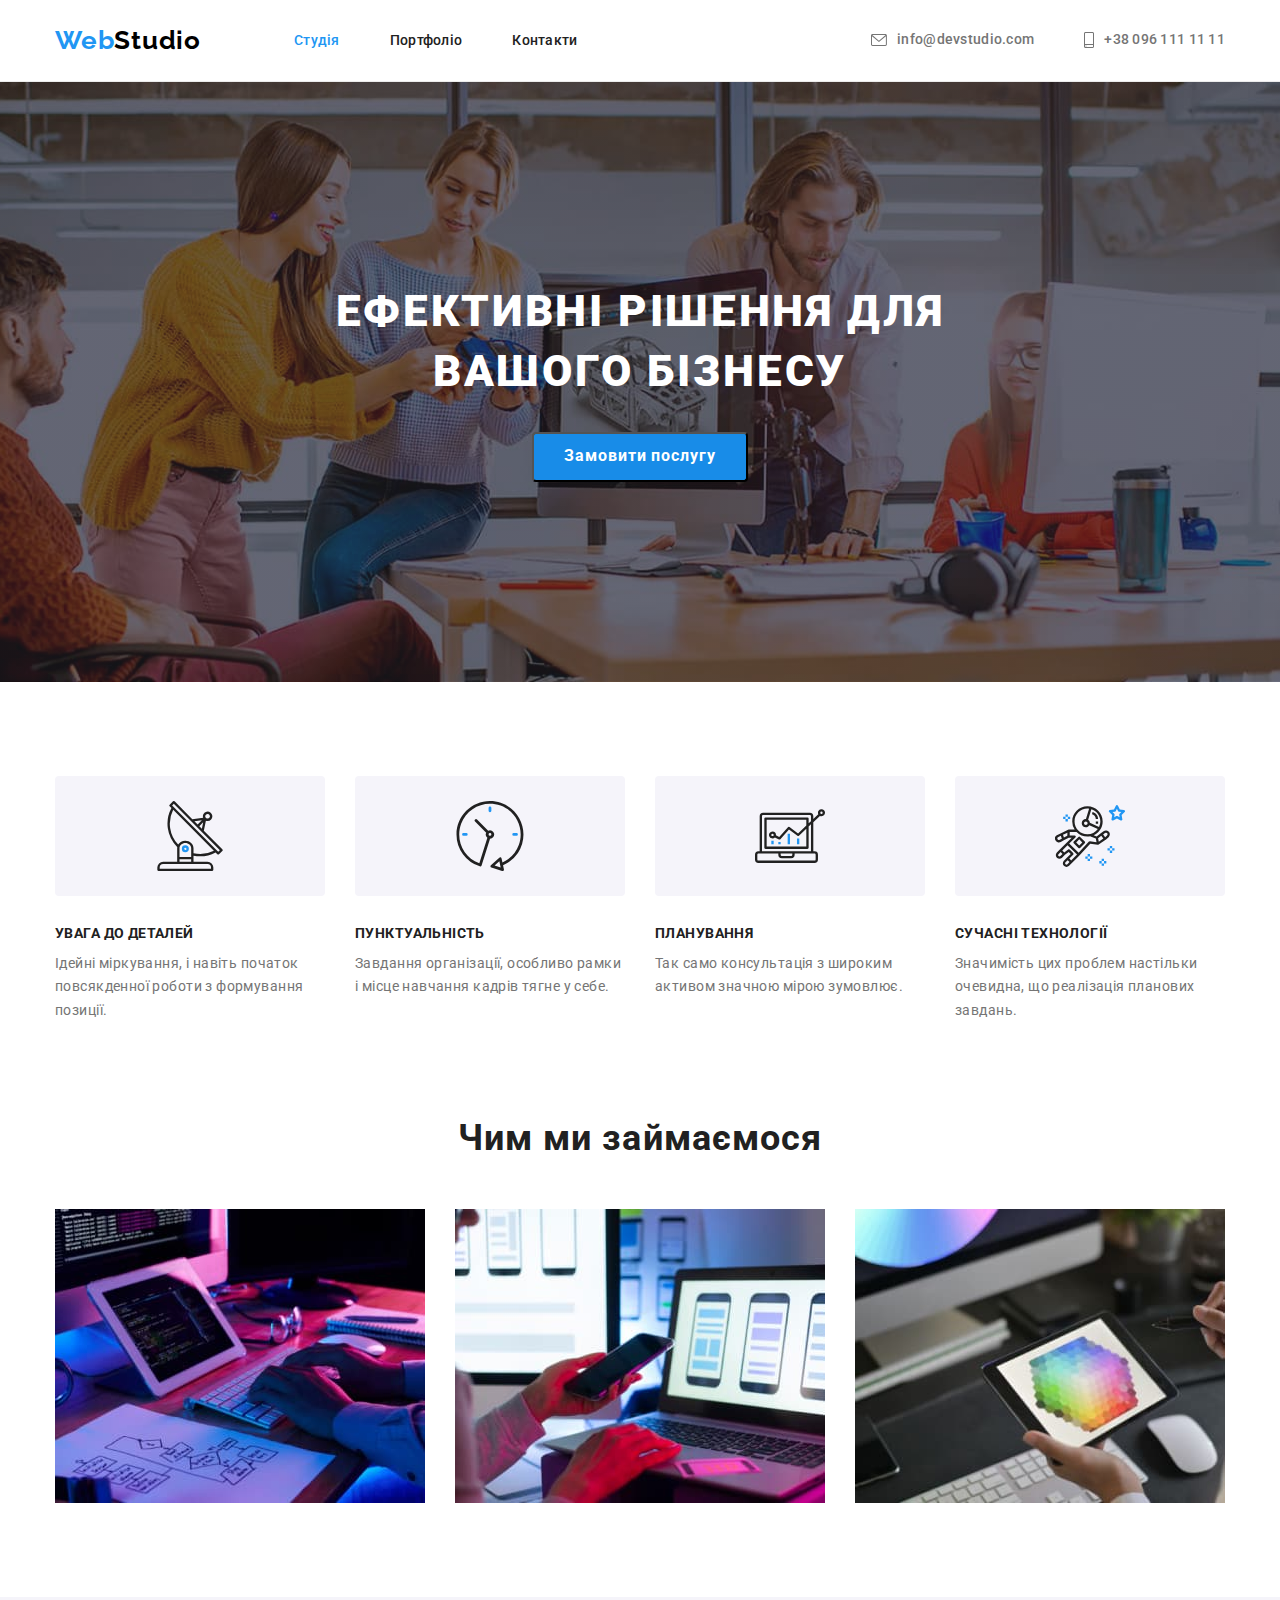
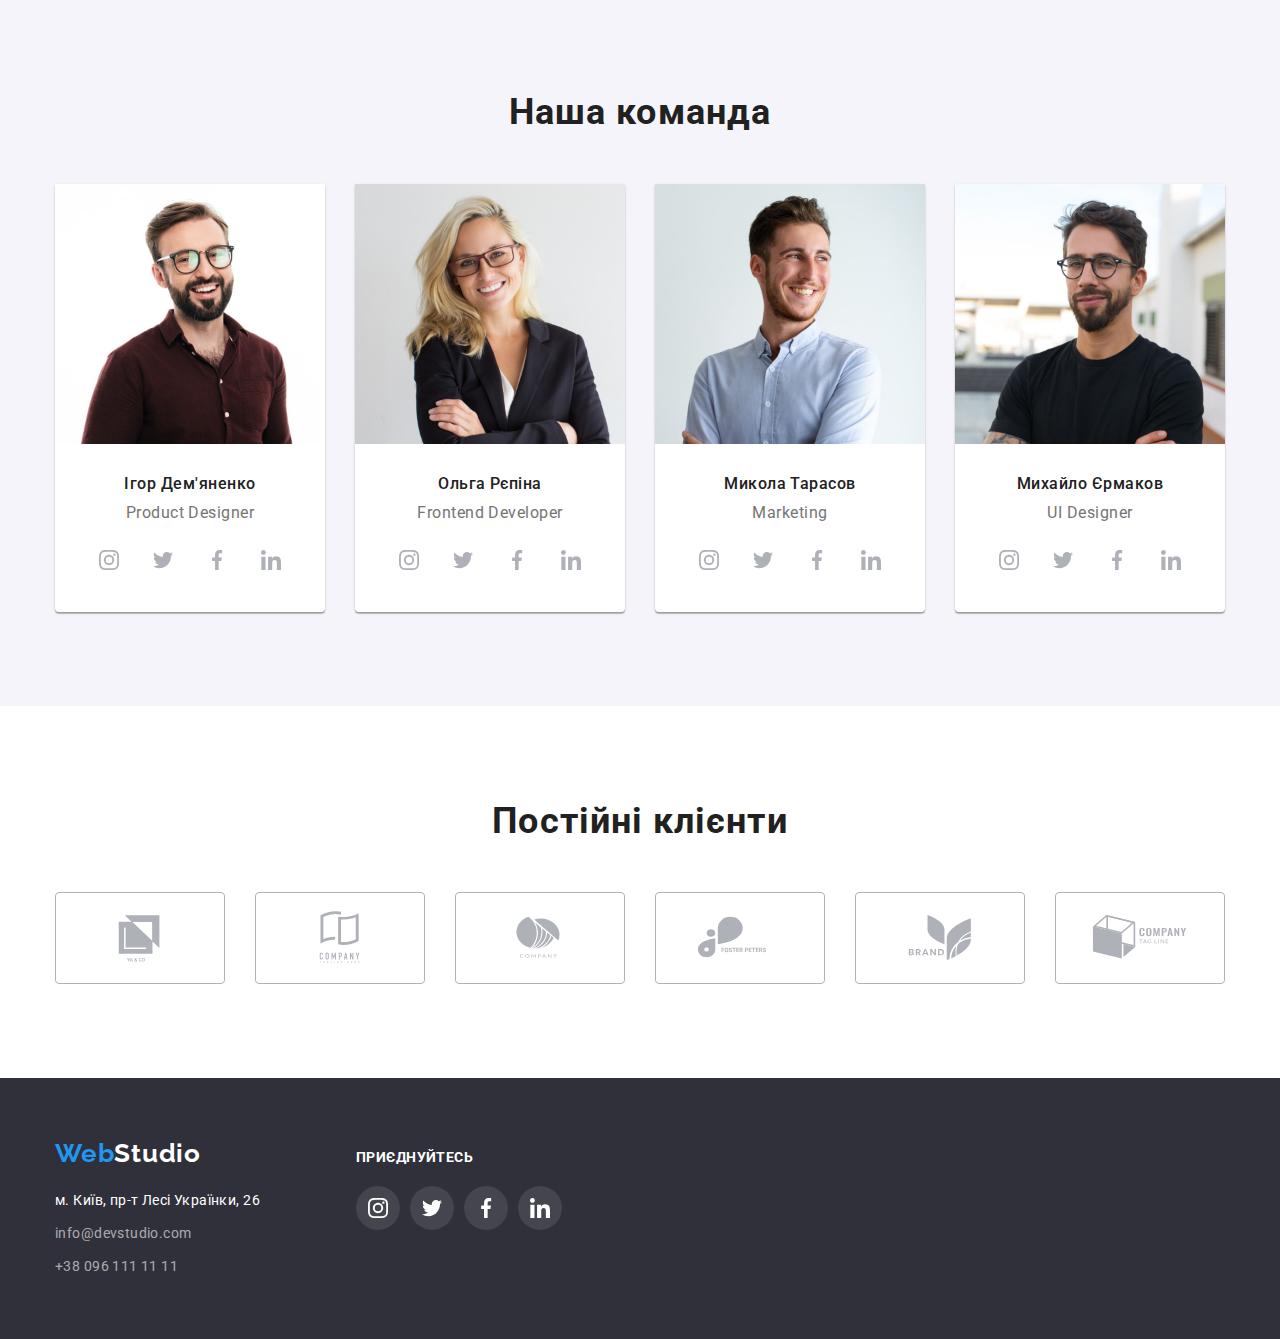
<file: index.html>
<!DOCTYPE html>
<html lang="uk">
  <head>
    <meta charset="UTF-8" />
    <meta http-equiv="X-UA-Compatible" content="IE=edge" />
    <meta name="viewport" content="width=device-width, initial-scale=1.0" />
    <title>Студія</title>
    <link rel="preconnect" href="https://fonts.googleapis.com" />
    <link rel="preconnect" href="https://fonts.gstatic.com" crossorigin />
    <link
      href="https://fonts.googleapis.com/css2?family=Raleway:wght@700&family=Roboto:wght@400;500;700;900&display=swap"
      rel="stylesheet"
    />
    <link
      rel="stylesheet"
      href="https://cdnjs.cloudflare.com/ajax/libs/modern-normalize/1.1.0/modern-normalize.min.css"
    />
    <link rel="stylesheet" href="./css/styles.css" />
  </head>
  <body>
    <!--Шапка сайта-->
    <header class="header">
      <div class="container">
        <nav class="navigation">
          <a lang="en" href="./index.html" class="text-link link"
            >Web<span class="studio">Studio</span></a
          >
          <ul class="list-link list">
            <li>
              <a href="./index.html" class="navigation-link link active">Студія</a>
            </li>
            <li>
              <a href="./portfolio.html" class="navigation-link link">Портфоліо</a>
            </li>
            <li>
              <a href="" class="navigation-link link">Контакти</a>
            </li>
          </ul>
        </nav>
        <ul class="list-contacts list">
          <li>
            <a href="mailto:info@devstudio.com" class="contact-link link">
              <svg class="contact-logo" width="16" height="12">
                <use href="./images/symbol-defs.svg#envelope"></use></svg
              >info@devstudio.com</a
            >
          </li>
          <li>
            <a href="tel:+380961111111" class="contact-link link">
              <svg class="contact-logo" width="10" height="16">
                <use href="./images/symbol-defs.svg#smartphone"></use></svg
              >+38 096 111 11 11</a
            >
          </li>
        </ul>
      </div>
    </header>
    <!--Основний контент-->
    <main class="main">
      <!--Шапка контенту-->
      <section class="hero section">
        <div class="container">
          <h1 class="title-hero">Ефективні рішення для вашого бізнесу</h1>
          <button type="button" class="button">Замовити послугу</button>
        </div>
      </section>
      <!--Наші особливості-->
      <section class="feature section">
        <div class="container">
          <h2 class="visually-hidden">Наші особливості</h2>
          <ul class="feature-list list">
            <li class="text-list">
              <div class="container-logo">
                <svg class="feature-logo" width="70" height="70">
                  <use href="./images/symbol-defs.svg#antenna"></use>
                </svg>
              </div>
              <h3 class="title-text">УВАГА ДО ДЕТАЛЕЙ</h3>
              <p class="paragraph">
                Ідейні міркування, і навіть початок повсякденної роботи з формування позиції.
              </p>
            </li>
            <li class="text-list">
              <div class="container-logo">
                <svg class="feature-logo" width="70" height="70">
                  <use href="./images/symbol-defs.svg#clock"></use>
                </svg>
              </div>
              <h3 class="title-text">ПУНКТУАЛЬНІСТЬ</h3>
              <p class="paragraph">
                Завдання організації, особливо рамки і місце навчання кадрів тягне у себе.
              </p>
            </li>
            <li class="text-list">
              <div class="container-logo">
                <svg class="feature-logo" width="70" height="70">
                  <use href="./images/symbol-defs.svg#diagram"></use>
                </svg>
              </div>
              <h3 class="title-text">ПЛАНУВАННЯ</h3>
              <p class="paragraph">
                Так само консультація з широким активом значною мірою зумовлює.
              </p>
            </li>
            <li class="text-list">
              <div class="container-logo">
                <svg class="feature-logo" width="70" height="70">
                  <use href="./images/symbol-defs.svg#astronaut"></use>
                </svg>
              </div>
              <h3 class="title-text">СУЧАСНІ ТЕХНОЛОГІЇ</h3>
              <p class="paragraph">
                Значимість цих проблем настільки очевидна, що реалізація планових завдань.
              </p>
            </li>
          </ul>
        </div>
      </section>
      <!--Чим ми займаємося-->
      <section class="development section">
        <div class="container">
          <h2 class="title-development">Чим ми займаємося</h2>
          <ul class="list-development list">
            <li class="text-list-development">
              <div class="label">
                <img src="./images/one.jpg" alt="компютер" width="370" />
              </div>
            </li>
            <li class="text-list-development">
              <div class="label">
                <img src="./images/two.jpg" alt="телефон" width="370" />
              </div>
            </li>
            <li class="text-list-development">
              <div class="label">
                <img src="./images/three.jpg" alt="планшет" width="370" />
              </div>
            </li>
          </ul>
        </div>
      </section>
      <!--Наша команда-->
      <section class="team section">
        <div class="container">
          <h2 class="title-team">Наша команда</h2>
          <ul class="list-team list">
            <li class="text-list-team">
              <article class="card-team">
                <img
                  src="./images/productdesigner.jpg"
                  alt="чоловік в окулярах і сорочці"
                  width="270"
                />
                <div class="team-specialty">
                  <h3 class="title-name">Ігор Дем'яненко</h3>
                  <p class="specialty">Product Designer</p>
                  <ul class="team-social list">
                    <li class="text-team-social">
                      <a href="" class="social-link-team link">
                        <svg class="logo-team" width="20" height="20">
                          <use href="./images/symbol-defs.svg#instagram"></use>
                        </svg>
                      </a>
                    </li>
                    <li class="text-team-social">
                      <a href="" class="social-link-team link">
                        <svg class="logo-team" width="20" height="20">
                          <use href="./images/symbol-defs.svg#twitter"></use>
                        </svg>
                      </a>
                    </li>
                    <li class="text-team-social">
                      <a href="" class="social-link-team link">
                        <svg class="logo-team" width="20" height="20">
                          <use href="./images/symbol-defs.svg#facebook"></use>
                        </svg>
                      </a>
                    </li>
                    <li class="text-team-social">
                      <a href="" class="social-link-team link">
                        <svg class="logo-team" width="20" height="20">
                          <use href="./images/symbol-defs.svg#linkedin"></use>
                        </svg>
                      </a>
                    </li>
                  </ul>
                </div>
              </article>
            </li>
            <li class="text-list-team">
              <article class="card-team">
                <img
                  src="./images/frontenddeveloper.jpg"
                  alt="жінка в окулярах і костюмі"
                  width="270"
                />
                <div class="team-specialty">
                  <h3 class="title-name">Ольга Рєпіна</h3>
                  <p lang="en" class="specialty">Frontend Developer</p>
                  <ul class="team-social list">
                    <li class="text-team-social">
                      <a href="" class="social-link-team link">
                        <svg class="logo-team" width="20" height="20">
                          <use href="./images/symbol-defs.svg#instagram"></use>
                        </svg>
                      </a>
                    </li>
                    <li class="text-team-social">
                      <a href="" class="social-link-team link">
                        <svg class="logo-team" width="20" height="20">
                          <use href="./images/symbol-defs.svg#twitter"></use>
                        </svg>
                      </a>
                    </li>
                    <li class="text-team-social">
                      <a href="" class="social-link-team link">
                        <svg class="logo-team" width="20" height="20">
                          <use href="./images/symbol-defs.svg#facebook"></use>
                        </svg>
                      </a>
                    </li>
                    <li class="text-team-social">
                      <a href="" class="social-link-team link">
                        <svg class="logo-team" width="20" height="20">
                          <use href="./images/symbol-defs.svg#linkedin"></use>
                        </svg>
                      </a>
                    </li>
                  </ul>
                </div>
              </article>
            </li>
            <li class="text-list-team">
              <article class="card-team">
                <img
                  src="./images/marketing.jpg"
                  alt="чоловік в світло голубій сорочці"
                  width="270"
                />
                <div class="team-specialty">
                  <h3 class="title-name">Микола Тарасов</h3>
                  <p lang="en" class="specialty">Marketing</p>
                  <ul class="team-social list">
                    <li class="text-team-social">
                      <a href="" class="social-link-team link">
                        <svg class="logo-team" width="20" height="20">
                          <use href="./images/symbol-defs.svg#instagram"></use>
                        </svg>
                      </a>
                    </li>
                    <li class="text-team-social">
                      <a href="" class="social-link-team link">
                        <svg class="logo-team" width="20" height="20">
                          <use href="./images/symbol-defs.svg#twitter"></use>
                        </svg>
                      </a>
                    </li>
                    <li class="text-team-social">
                      <a href="" class="social-link-team link">
                        <svg class="logo-team" width="20" height="20">
                          <use href="./images/symbol-defs.svg#facebook"></use>
                        </svg>
                      </a>
                    </li>
                    <li class="text-team-social">
                      <a href="" class="social-link-team link">
                        <svg class="logo-team" width="20" height="20">
                          <use href="./images/symbol-defs.svg#linkedin"></use>
                        </svg>
                      </a>
                    </li>
                  </ul>
                </div>
              </article>
            </li>
            <li class="text-list-team">
              <article class="card-team">
                <img
                  src="./images/uidesigner.jpg"
                  alt="чоловік в окулярах і чорній футболці"
                  width="270"
                />
                <div class="team-specialty">
                  <h3 class="title-name">Михайло Єрмаков</h3>
                  <p lang="en" class="specialty">UI Designer</p>
                  <ul class="team-social list">
                    <li class="text-team-social">
                      <a href="" class="social-link-team link">
                        <svg class="logo-team" width="20" height="20">
                          <use href="./images/symbol-defs.svg#instagram"></use>
                        </svg>
                      </a>
                    </li>
                    <li class="text-team-social">
                      <a href="" class="social-link-team link">
                        <svg class="logo-team" width="20" height="20">
                          <use href="./images/symbol-defs.svg#twitter"></use>
                        </svg>
                      </a>
                    </li>
                    <li class="text-team-social">
                      <a href="" class="social-link-team link">
                        <svg class="logo-team" width="20" height="20">
                          <use href="./images/symbol-defs.svg#facebook"></use>
                        </svg>
                      </a>
                    </li>
                    <li class="text-team-social">
                      <a href="" class="social-link-team link">
                        <svg class="logo-team" width="20" height="20">
                          <use href="./images/symbol-defs.svg#linkedin"></use>
                        </svg>
                      </a>
                    </li>
                  </ul>
                </div>
              </article>
            </li>
          </ul>
        </div>
      </section>
    </main>
    <!--Постійні клієнти-->
    <section class="company section">
      <div class="container">
        <h2 class="title-company">Постійні клієнти</h2>
        <ul class="company-list list">
          <li class="company-text">
            <a href="" class="company-link link">
              <svg class="logo-company" width="106" height="60">
                <use href="./images/symbol-defs.svg#client-1"></use>
              </svg>
            </a>
          </li>
          <li class="company-text">
            <a href="" class="company-link link">
              <svg class="logo-company" width="106" height="60">
                <use href="./images/symbol-defs.svg#client-2"></use>
              </svg>
            </a>
          </li>
          <li class="company-text">
            <a href="" class="company-link link">
              <svg class="logo-company" width="106" height="60">
                <use href="./images/symbol-defs.svg#client-3"></use>
              </svg>
            </a>
          </li>
          <li class="company-text">
            <a href="" class="company-link link">
              <svg class="logo-company" width="106" height="60">
                <use href="./images/symbol-defs.svg#client-4"></use>
              </svg>
            </a>
          </li>
          <li class="company-text">
            <a href="" class="company-link link">
              <svg class="logo-company" width="106" height="60">
                <use href="./images/symbol-defs.svg#client-5"></use>
              </svg>
            </a>
          </li>
          <li class="company-text">
            <a href="" class="company-link link">
              <svg class="logo-company" width="106" height="60">
                <use href="./images/symbol-defs.svg#client-6"></use>
              </svg>
            </a>
          </li>
        </ul>
      </div>
    </section>
    <!--Підвал-->
    <footer class="footer">
      <div class="container">
        <div class="footer-container">
          <a lang="en" href="./index.html" class="text-link-footer link"
            >Web<span class="footer-studio">Studio</span></a
          >
          <address class="address">
            <p class="paragraph-address">м. Київ, пр-т Лесі Українки, 26</p>
            <ul class="list-address list">
              <li class="text-contact">
                <a href="mailto:info@devstudio.com" class="contact-link-address link"
                  >info@devstudio.com</a
                >
              </li>
              <li class="text-contact">
                <a href="tel:+380961111111" class="contact-link-address link">+38 096 111 11 11</a>
              </li>
            </ul>
          </address>
        </div>
        <div class="social">
          <p class="paragraph-social">Приєднуйтесь</p>
          <ul class="list-social list">
            <li class="text-social">
              <a href="" class="social-link link">
                <svg class="logo-social" width="20" height="20">
                  <use href="./images/symbol-defs.svg#instagram-footer"></use>
                </svg>
              </a>
            </li>
            <li class="text-social">
              <a href="" class="social-link link">
                <svg class="logo-social" width="20" height="20">
                  <use href="./images/symbol-defs.svg#twitter-footer"></use>
                </svg>
              </a>
            </li>
            <li class="text-social">
              <a href="" class="social-link link">
                <svg class="logo-social" width="20" height="20">
                  <use href="./images/symbol-defs.svg#facebook-footer"></use>
                </svg>
              </a>
            </li>
            <li class="text-social">
              <a href="" class="social-link link">
                <svg class="logo-social" width="20" height="20">
                  <use href="./images/symbol-defs.svg#linkedin-footer"></use>
                </svg>
              </a>
            </li>
          </ul>
        </div>
      </div>
    </footer>
  </body>
</html>
</file>
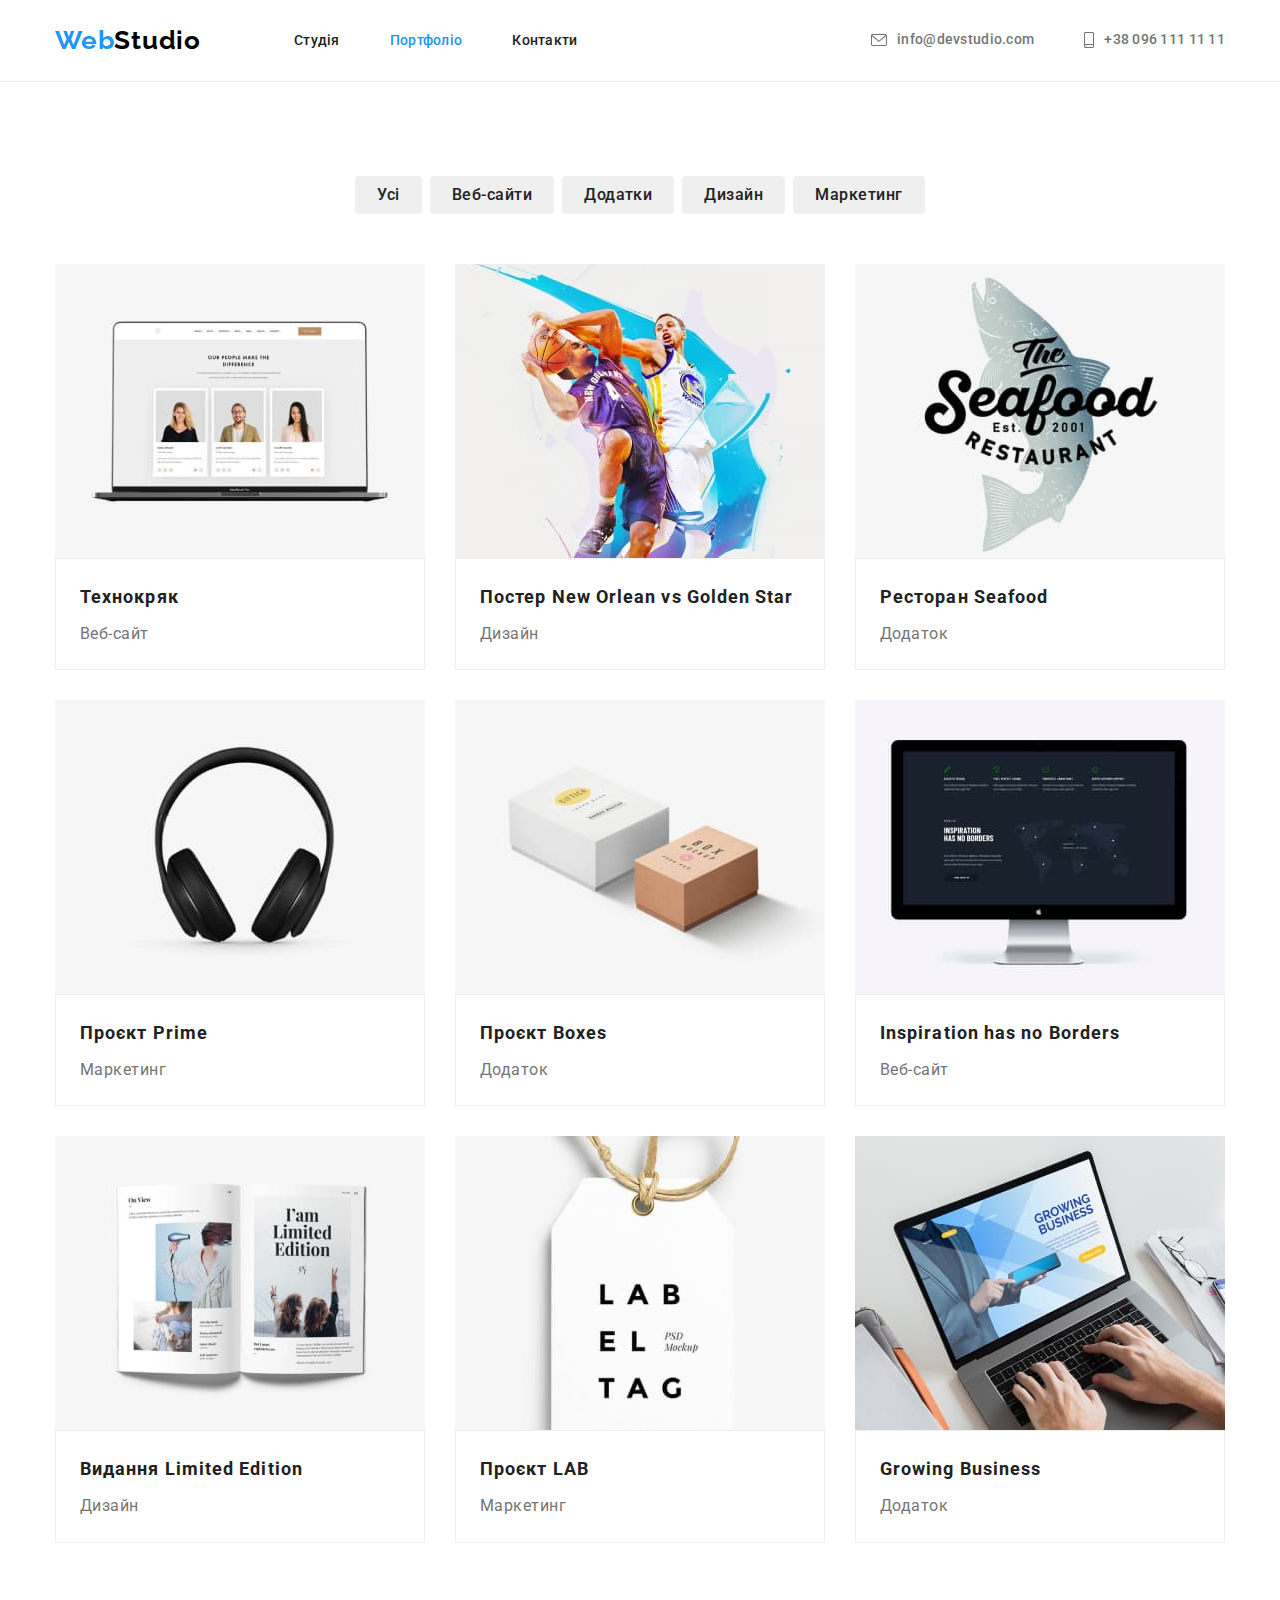
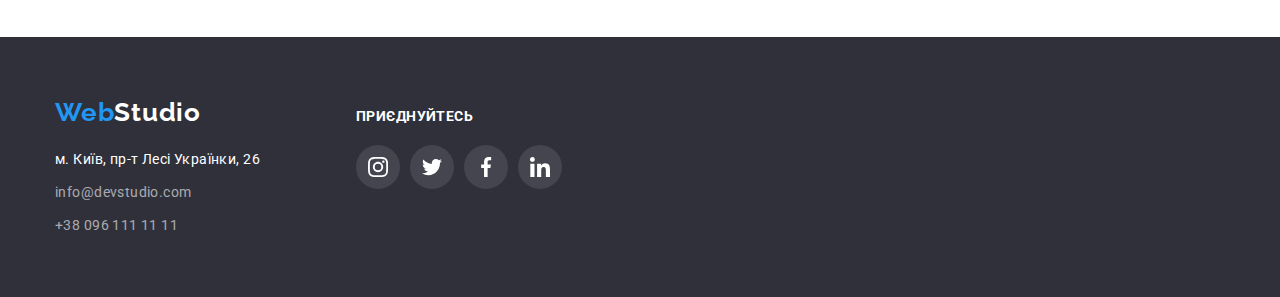
<file: portfolio.html>
<!DOCTYPE html>
<html lang="uk">
  <head>
    <meta charset="UTF-8" />
    <meta http-equiv="X-UA-Compatible" content="IE=edge" />
    <meta name="viewport" content="width=device-width, initial-scale=1.0" />
    <title>Портфоліо</title>
    <link rel="preconnect" href="https://fonts.googleapis.com" />
    <link rel="preconnect" href="https://fonts.gstatic.com" crossorigin />
    <link
      href="https://fonts.googleapis.com/css2?family=Raleway:wght@700&family=Roboto:wght@400;500;700;900&display=swap"
      rel="stylesheet"
    />
    <link
      rel="stylesheet"
      href="https://cdnjs.cloudflare.com/ajax/libs/modern-normalize/1.1.0/modern-normalize.min.css"
    />
    <link rel="stylesheet" href="./css/styles.css" />
  </head>
  <body>
    <!--Шапка сайта-->
    <header class="header">
      <div class="container">
        <nav class="navigation">
          <a lang="en" href="./index.html" class="text-link link"
            >Web<span class="studio">Studio</span></a
          >
          <ul class="list-link list">
            <li><a href="./index.html" class="navigation-link link">Студія</a></li>
            <li><a href="./portfolio.html" class="navigation-link link active">Портфоліо</a></li>
            <li><a href="" class="navigation-link link">Контакти</a></li>
          </ul>
        </nav>
        <ul class="list-contacts list">
          <li>
            <a href="mailto:info@devstudio.com" class="contact-link link">
              <svg class="contact-logo" width="16" height="12">
                <use href="./images/symbol-defs.svg#envelope"></use></svg
              >info@devstudio.com</a
            >
          </li>
          <li>
            <a href="tel:+380961111111" class="contact-link link">
              <svg class="contact-logo" width="10" height="16">
                <use href="./images/symbol-defs.svg#smartphone"></use></svg
              >+38 096 111 11 11</a
            >
          </li>
        </ul>
      </div>
    </header>
    <!--Основний контент портфоліо-->
    <main class="portfolio">
      <!--Фільтри проектів-->
      <section class="section-filter section">
        <div class="container">
          <h1 class="visually-hidden">Фільтри проектів</h1>
          <ul class="list-filter list">
            <li><button type="button" class="button-filter">Усі</button></li>
            <li><button type="button" class="button-filter">Веб-сайти</button></li>
            <li><button type="button" class="button-filter">Додатки</button></li>
            <li><button type="button" class="button-filter">Дизайн</button></li>
            <li><button type="button" class="button-filter">Маркетинг</button></li>
          </ul>
          <ul class="list-project list">
            <li class="text-list-project">
              <a href="" class="thumb-link link">
                <article class="card">
                  <div class="card-thumb">
                    <img src="./images/technocrat.jpg" alt="ноутбук" width="370" />
                  </div>
                  <div class="card-content">
                    <h3 class="title-text-project">Технокряк</h3>
                    <p class="paragraph-project">Веб-сайт</p>
                  </div>
                </article>
              </a>
            </li>
            <li class="text-list-project">
              <a href="" class="thumb-link link">
                <article class="card">
                  <div class="card-thumb">
                    <img
                      src="./images/posterneworleanvsgoldenstar.jpg"
                      alt="два чоловіка грають в баскетбол"
                      width="370"
                    />
                  </div>
                  <div class="card-content">
                    <h3 class="title-text-project">
                      Постер <span lang="en">New Orlean vs Golden Star</span>
                    </h3>
                    <p class="paragraph-project">Дизайн</p>
                  </div>
                </article>
              </a>
            </li>
            <li class="text-list-project">
              <a href="" class="thumb-link link">
                <article class="card">
                  <div class="card-thumb">
                    <img src="./images/restaurantseafood.jpg" alt="велика риба" width="370" />
                  </div>
                  <div class="card-content">
                    <h3 class="title-text-project">Ресторан <span lang="en">Seafood</span></h3>
                    <p class="paragraph-project">Додаток</p>
                  </div>
                </article>
              </a>
            </li>
            <li class="text-list-project">
              <a href="" class="thumb-link link">
                <article class="card">
                  <div class="card-thumb">
                    <img src="./images/projectprime.jpg" alt="наушники" width="370" />
                  </div>
                  <div class="card-content">
                    <h3 class="title-text-project">Проєкт <span lang="en">Prime</span></h3>
                    <p class="paragraph-project">Маркетинг</p>
                  </div>
                </article>
              </a>
            </li>
            <li class="text-list-project">
              <a href="" class="thumb-link link">
                <article class="card">
                  <div class="card-thumb">
                    <img src="./images/projectboxes.jpg" alt="дві коробочки" width="370" />
                  </div>
                  <div class="card-content">
                    <h3 class="title-text-project">Проєкт <span lang="en">Boxes</span></h3>
                    <p class="paragraph-project">Додаток</p>
                  </div>
                </article>
              </a>
            </li>
            <li class="text-list-project">
              <a href="" class="thumb-link link">
                <article class="card">
                  <div class="card-thumb">
                    <img src="./images/inspirationhasnoborders.jpg" alt="монітор" width="370" />
                  </div>
                  <div class="card-content">
                    <h3 lang="en" class="title-text-project">Inspiration has no Borders</h3>
                    <p class="paragraph-project">Веб-сайт</p>
                  </div>
                </article>
              </a>
            </li>
            <li class="text-list-project">
              <a href="" class="thumb-link link">
                <article class="card">
                  <div class="card-thumb">
                    <img
                      src="./images/editionimitededition.jpg"
                      alt="відкритий журнал"
                      width="370"
                    />
                  </div>
                  <div class="card-content">
                    <h3 class="title-text-project">
                      Видання <span lang="en">Limited Edition</span>
                    </h3>
                    <p class="paragraph-project">Дизайн</p>
                  </div>
                </article>
              </a>
            </li>
            <li class="text-list-project">
              <a href="" class="thumb-link link">
                <article class="card">
                  <div class="card-thumb">
                    <img src="./images/projectlab.jpg" alt="бірка з написом" width="370" />
                  </div>
                  <div class="card-content">
                    <h3 class="title-text-project">Проєкт <span lang="en">LAB</span></h3>
                    <p class="paragraph-project">Маркетинг</p>
                  </div>
                </article>
              </a>
            </li>
            <li class="text-list-project">
              <a href="" class="thumb-link link">
                <article class="card">
                  <div class="card-thumb">
                    <img
                      src="./images/growingbusiness.jpg"
                      alt="людина працює з ноутбуком"
                      width="370"
                    />
                  </div>
                  <div class="card-content">
                    <h3 lang="en" class="title-text-project">Growing Business</h3>
                    <p class="paragraph-project">Додаток</p>
                  </div>
                </article>
              </a>
            </li>
          </ul>
        </div>
      </section>
    </main>
    <!--Підвал-->
    <footer class="footer">
      <div class="container">
        <div class="footer-container">
          <a lang="en" href="./index.html" class="text-link-footer link"
            >Web<span class="footer-studio">Studio</span></a
          >
          <address class="address">
            <p class="paragraph-address">м. Київ, пр-т Лесі Українки, 26</p>
            <ul class="list-address list">
              <li class="text-contact">
                <a href="mailto:info@devstudio.com" class="contact-link-address link"
                  >info@devstudio.com</a
                >
              </li>
              <li class="text-contact">
                <a href="tel:+380961111111" class="contact-link-address link">+38 096 111 11 11</a>
              </li>
            </ul>
          </address>
        </div>
        <div class="social">
          <p class="paragraph-social">Приєднуйтесь</p>
          <ul class="list-social list">
            <li class="text-social">
              <a href="" class="social-link link">
                <svg class="logo-social" width="20" height="20">
                  <use href="./images/symbol-defs.svg#instagram-footer"></use>
                </svg>
              </a>
            </li>
            <li class="text-social">
              <a href="" class="social-link link">
                <svg class="logo-social" width="20" height="20">
                  <use href="./images/symbol-defs.svg#twitter-footer"></use>
                </svg>
              </a>
            </li>
            <li class="text-social">
              <a href="" class="social-link link">
                <svg class="logo-social" width="20" height="20">
                  <use href="./images/symbol-defs.svg#facebook-footer"></use>
                </svg>
              </a>
            </li>
            <li class="text-social">
              <a href="" class="social-link link">
                <svg class="logo-social" width="20" height="20">
                  <use href="./images/symbol-defs.svg#linkedin-footer"></use>
                </svg>
              </a>
            </li>
          </ul>
        </div>
      </div>
    </footer>
  </body>
</html>
</file>
<file: css/styles.css>
html {
    box-sizing: border-box;
}

*,
*::before,
*::after {
    box-sizing: inherit;
}

:root {
    --title-text-color: #212121;
    --primary-text-color: #757575;
    --accent-color: #2196f3;
    --active-color: #fff;
    --indent-number: 30px;
}

body {
    font-family: 'Roboto', sans-serif;
    color: var(--title-text-color);
}

p,
h1,
h2,
h3,
h4,
h5,
h6 {
    margin: 0;
}

ul,
ol {
    margin: 0;
    padding-left: 0;
    list-style: none;
}

img {
    display: block;
    max-width: 100%;
    height: auto;
}

.container {
    width: 1200px;
    padding-left: 15px;
    padding-right: 15px;
    margin: 0 auto;
}

/*-----------------------------------------ШАПКА САЙТА--------------------------------------------*/

.header {
    border-bottom: 1px solid #ececec;
    padding-top: 25px;
    padding-bottom: 25px;
}

.list-link,
.list-contacts {
    display: flex;
    align-items: center;
    gap: 50px;
}

.header > .container {
    display: flex;
    align-items: center;
    justify-content: space-between;
}

.navigation {
    display: flex;
    align-items: center;
}

.text-link {
    margin-right: 93px;
}

.text-link,
.text-link-footer {
    font-family: 'Raleway';
    font-weight: 700;
    font-size: 26px;
    line-height: 1.19;
    letter-spacing: 0.03em;
    color: var(--accent-color);
}

.studio {
    color: #000;
}

.link {
    text-decoration: none;
}

.list {
    list-style: none;
}

.navigation-link,
.contact-link {
    font-weight: 500;
    font-size: 14px;
    line-height: 1.14;
    letter-spacing: 0.02em;
}

.navigation-link {
    color: var(--title-text-color);
}

.navigation-link:hover,
.navigation-link:focus {
    color: var(--accent-color);
}

.active {
    color: var(--accent-color);
    position: relative;
}

.contact-link {
    display: flex;
    align-items: center;
    gap: 10px;
    color: var(--primary-text-color);
    fill: currentColor;
}

.contact-link:hover,
.contact-link:focus {
    color: var(--accent-color);
}

/*-----------------------------------------ШАПКА КОНТЕНТУ---------------------------------------*/

.section {
    padding-top: 94px;
    padding-bottom: 94px;
}

.development {
    padding-top: 0;
}

.hero {
    padding-top: 200px;
    padding-bottom: 200px;
    background-color: #2f303a;
    background-image: linear-gradient(rgba(47, 48, 58, 0.4), rgba(47, 48, 58, 0.4)),
        url(../images/hero.jpg);
    text-align: center;
    background-repeat: no-repeat;
    background-position: center;
    background-size: 1600px;
}

.title-hero {
    font-weight: 900;
    font-size: 44px;
    line-height: 1.36;
    letter-spacing: 0.06em;
    text-transform: uppercase;
    color: var(--active-color);
    width: 696px;
    margin-left: auto;
    margin-right: auto;
}

.button {
    font-weight: 700;
    font-size: 16px;
    line-height: 1.89;
    align-items: center;
    letter-spacing: 0.06em;
    cursor: pointer;
    color: var(--active-color);
    background-color: #188ce8;
    margin-top: var(--indent-number);
    min-width: 216px;
    min-height: 50px;
    border-radius: 4px;
}

.button:hover,
.button:focus {
    color: var(--active-color);
    background-color: var(--accent-color);
}

/*-----------------------------------------НАШІ ОСОБЛИВОСТІ--------------------------------------*/

.visually-hidden {
    position: absolute;
    width: 1px;
    height: 1px;
    margin: -1px;
    border: 0;
    padding: 0;
    white-space: nowrap;
    clip-path: inset(100%);
    clip: rect(0 0 0 0);
    overflow: hidden;
}

.feature-list {
    display: flex;
    flex-wrap: wrap;
    justify-content: center;
    gap: var(--indent-number);
}

.text-list {
    flex-basis: calc(100% / 4 - var(--indent-number));
}

.container-logo {
    width: 270px;
    height: 120px;
    background: #f5f4fa;
    border-radius: 4px;
    display: flex;
    align-items: center;
    justify-content: center;
}

.title-text {
    font-size: 14px;
    line-height: 1.14;
    letter-spacing: 0.03em;
    text-transform: uppercase;
    color: var(--title-text-color);
    margin-top: var(--indent-number);
}

.paragraph {
    margin-top: 10px;
}

.paragraph,
.paragraph-address,
.contact-link-address {
    font-family: 'Roboto';
    font-style: normal;
    font-size: 14px;
    line-height: 1.71;
    letter-spacing: 0.03em;
    color: var(--primary-text-color);
}

.paragraph-address {
    color: var(--active-color);
}

/*-----------------------------------------ЧИМ МИ ЗАЙМАЄМОСЬ----------------------------------------*/

.title-development,
.title-team {
    font-size: 36px;
    line-height: 1.17;
    text-align: center;
    letter-spacing: 0.03em;
    color: var(--title-text-color);
}

.list-development {
    display: flex;
    justify-content: center;
    gap: var(--indent-number);
    margin-top: 50px;
}

.label {
    width: 370px;
}

.text-list-development {
    flex-basis: calc(100% / 3 - var(--indent-number));
}

/*-----------------------------------------НАША КОМАНДА----------------------------------------------*/

.team {
    background-color: #f5f4fa;
}

.list-team {
    display: flex;
    flex-wrap: wrap;
    justify-content: center;
    gap: var(--indent-number);
    margin-top: 50px;
}

.card-team {
    width: 270px;
}

.text-list-team {
    flex-basis: calc(100% / 4 - var(--indent-number));
    background: var(--active-color);
    box-shadow: 0px 1px 3px rgba(0, 0, 0, 0.12), 0px 1px 1px rgba(0, 0, 0, 0.14),
        0px 2px 1px rgba(0, 0, 0, 0.2);
    border-radius: 0px 0px 4px 4px;
}

.title-name {
    font-weight: 500;
    font-size: 16px;
    line-height: 1.19;
    text-align: center;
    letter-spacing: 0.03em;
    color: var(--title-text-color);
}

.team-specialty {
    padding-top: var(--indent-number);
    padding-bottom: var(--indent-number);
}

.specialty {
    font-size: 16px;
    line-height: 1.19;
    text-align: center;
    letter-spacing: 0.03em;
    color: var(--primary-text-color);
    margin-top: 10px;
}

.team-social {
    display: flex;
    margin-top: 16px;
    gap: 10px;
    justify-content: center;
}

.social-link-team,
.social-link {
    width: 44px;
    height: 44px;
    border-radius: 50%;
    display: flex;
    align-items: center;
    justify-content: center;
}

.social-link-team {
    background: var(--active-color);
    fill: #afb1b8;
}

.social-link-team:hover,
.social-link-team:focus {
    background-color: var(--accent-color);
    fill: var(--active-color);
}

/*==================================ПОСТІЙНІ КЛІЄНТІ====================================*/

.title-company {
    font-weight: 700;
    font-size: 36px;
    line-height: 1.17;
    text-align: center;
    letter-spacing: 0.03em;
    color: #212121;
}

.company-list {
    margin-top: 50px;
    display: flex;
    flex-wrap: wrap;
    justify-content: center;
    gap: var(--indent-number);
}

.company-text {
    flex-basis: calc(100% / 6 - var(--indent-number));
}

.company-link {
    display: flex;
    align-items: center;
    justify-content: center;
    width: 170px;
    height: 92px;
    border: 1px solid #afb1b8;
    border-radius: 4px;
    fill: #afb1b8;
}

.company-link:hover,
.company-link:focus {
    border-color: var(--accent-color);
    fill: var(--accent-color);
}

/*-----------------------------------------ФІЛЬТРИ ПРОЕКТІВ-------------------------------------------*/

.list-filter {
    display: flex;
    justify-content: center;
    gap: 8px;
}

.list-project {
    display: flex;
    flex-wrap: wrap;
    gap: var(--indent-number);
    margin-top: 50px;
}

.text-list-project {
    flex-basis: calc(100% / 3 - var(--indent-number));
}

.button-filter {
    cursor: pointer;
    font-family: 'Roboto';
    font-weight: 500;
    font-size: 16px;
    line-height: 1.63;
    text-align: center;
    letter-spacing: 0.03em;
    color: var(--title-text-color);
    padding: 6px 22px;
    border-radius: 4px;
    border: 0;
}

.button-filter:hover,
.button-filter:focus {
    color: var(--active-color);
    background-color: var(--accent-color);
    box-shadow: 0px 3px 1px rgba(0, 0, 0, 0.1), 0px 1px 2px rgba(0, 0, 0, 0.08),
        0px 2px 2px rgba(0, 0, 0, 0.12);
}

.card {
    width: 370px;
}

.card:hover {
    box-shadow: 0px 1px 1px rgba(0, 0, 0, 0.12), 0px 4px 4px rgba(0, 0, 0, 0.06),
        1px 4px 6px rgba(0, 0, 0, 0.16);
}

.card-content {
    padding: 20px 24px;
    background: var(--active-color);
    border: 1px solid #eee;
}

.title-text-project {
    font-size: 18px;
    line-height: 2;
    letter-spacing: 0.06em;
    color: var(--title-text-color);
}

.paragraph-project {
    font-size: 16px;
    line-height: 1.89;
    letter-spacing: 0.03em;
    color: var(--primary-text-color);
    margin-top: 4px;
}

/*-----------------------------------------ПІДВАЛ------------------------------------------------*/

.footer {
    background: #2f303a;
    padding-top: 60px;
    padding-bottom: 60px;
}

.footer > .container {
    display: flex;
    gap: 70px;
    align-items: baseline;
}

.footer-container {
    min-width: 231px;
}

.address {
    margin-top: 20px;
}

.footer-studio {
    color: var(--active-color);
}

.list-address {
    margin-top: 9px;
}

.text-contact:not(:first-child) {
    margin-top: 9px;
}

.contact-link-address {
    color: rgba(255, 255, 255, 0.6);
}

.contact-link-address:hover,
.contact-link-address:focus {
    color: var(--accent-color);
}

.social {
    min-width: 206px;
    height: 80px;
}

.list-social {
    display: flex;
    margin-top: 20px;
    justify-content: center;
    gap: 10px;
}

.paragraph-social {
    font-weight: 700;
    font-size: 14px;
    line-height: 1.14;
    letter-spacing: 0.03em;
    text-transform: uppercase;
    color: var(--active-color);
}

.social-link {
    background: rgba(255, 255, 255, 0.1);
}

.logo-social {
    fill: var(--active-color);
}

.social-link:hover,
.social-link:focus {
    background-color: var(--accent-color);
}
</file>
